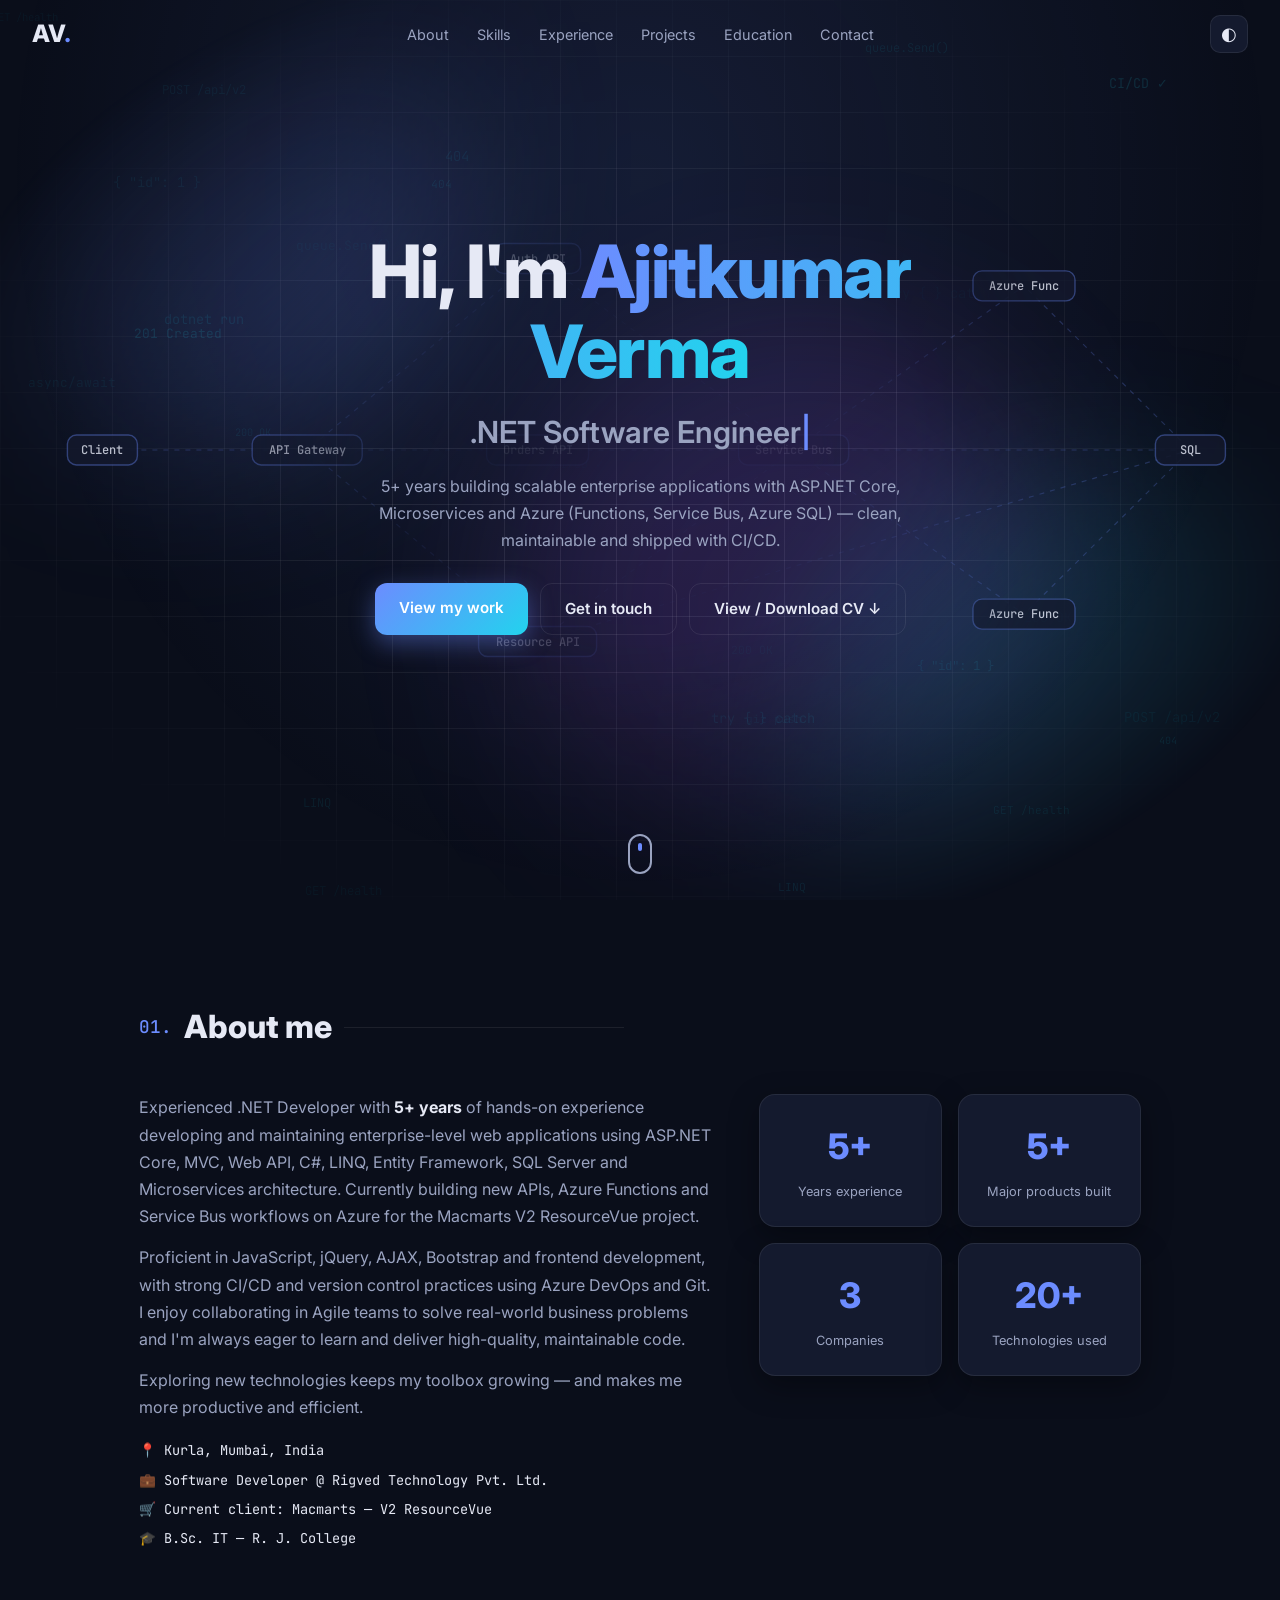
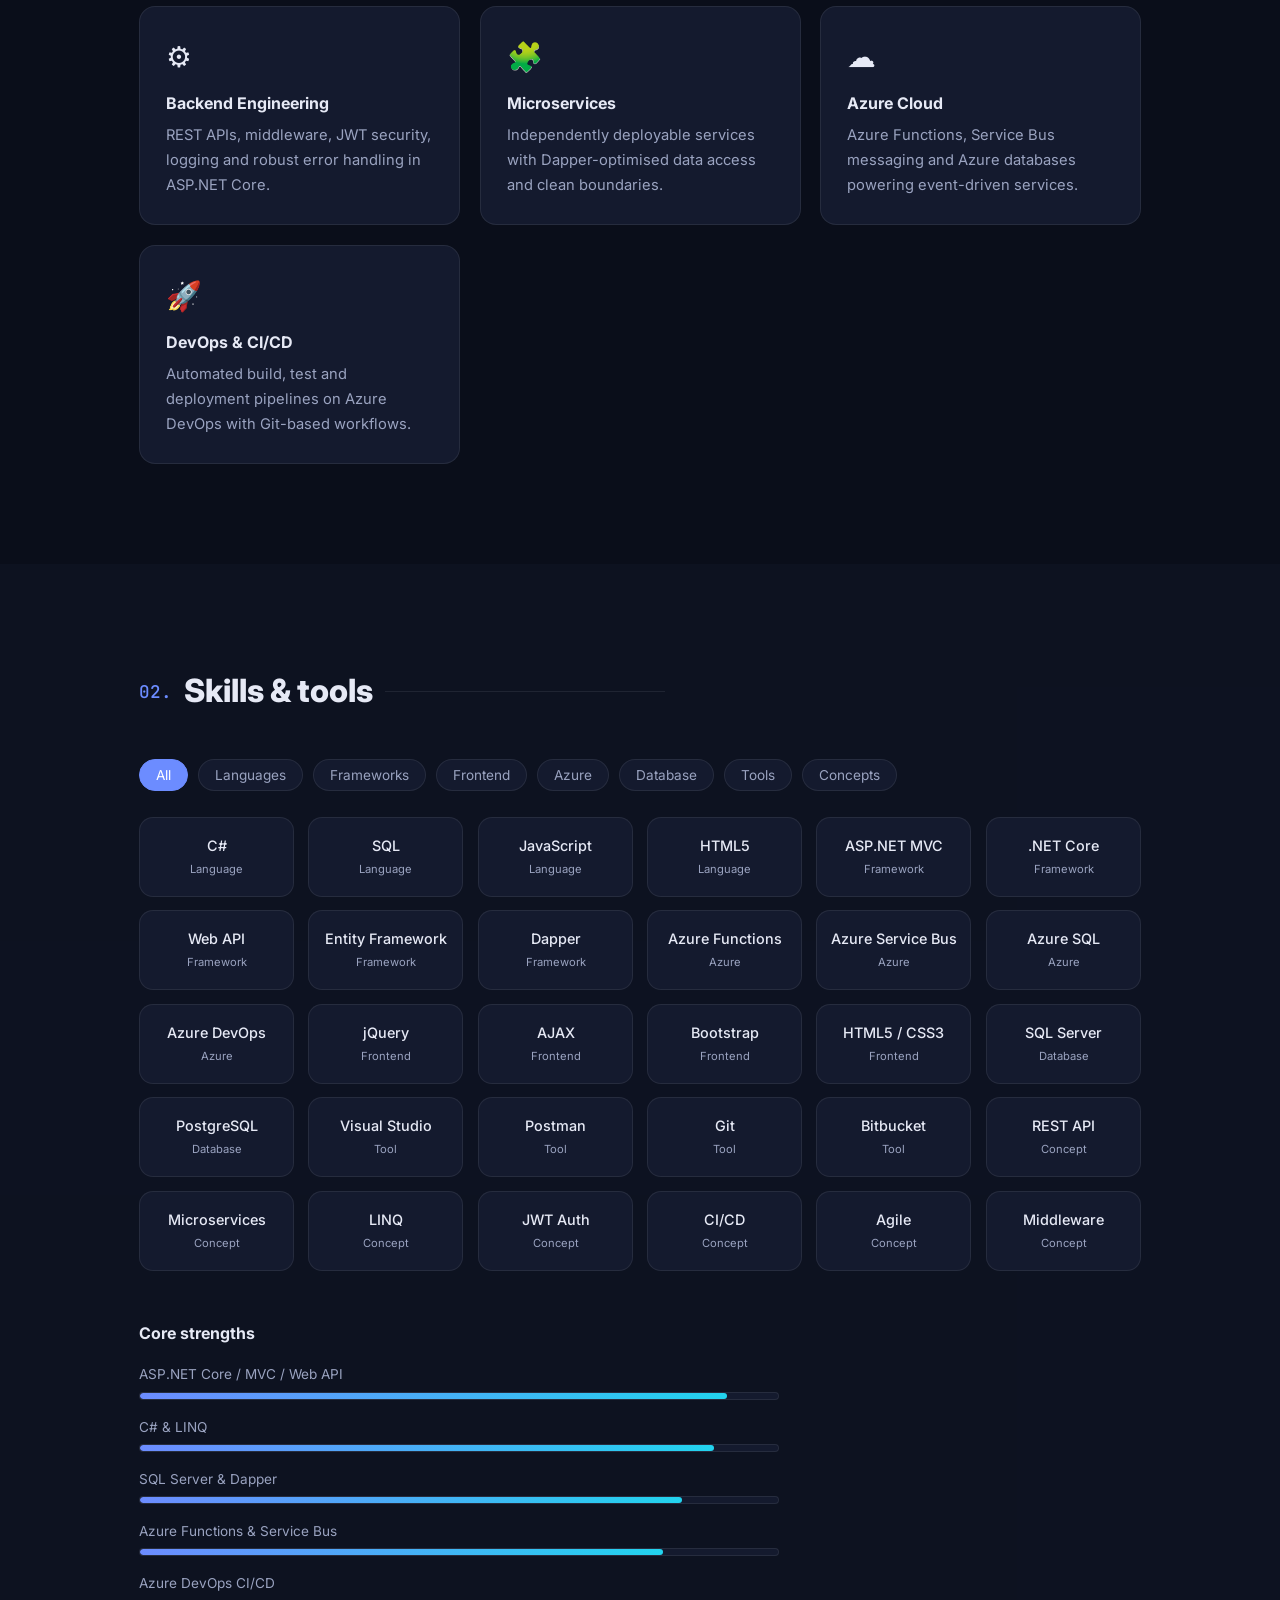
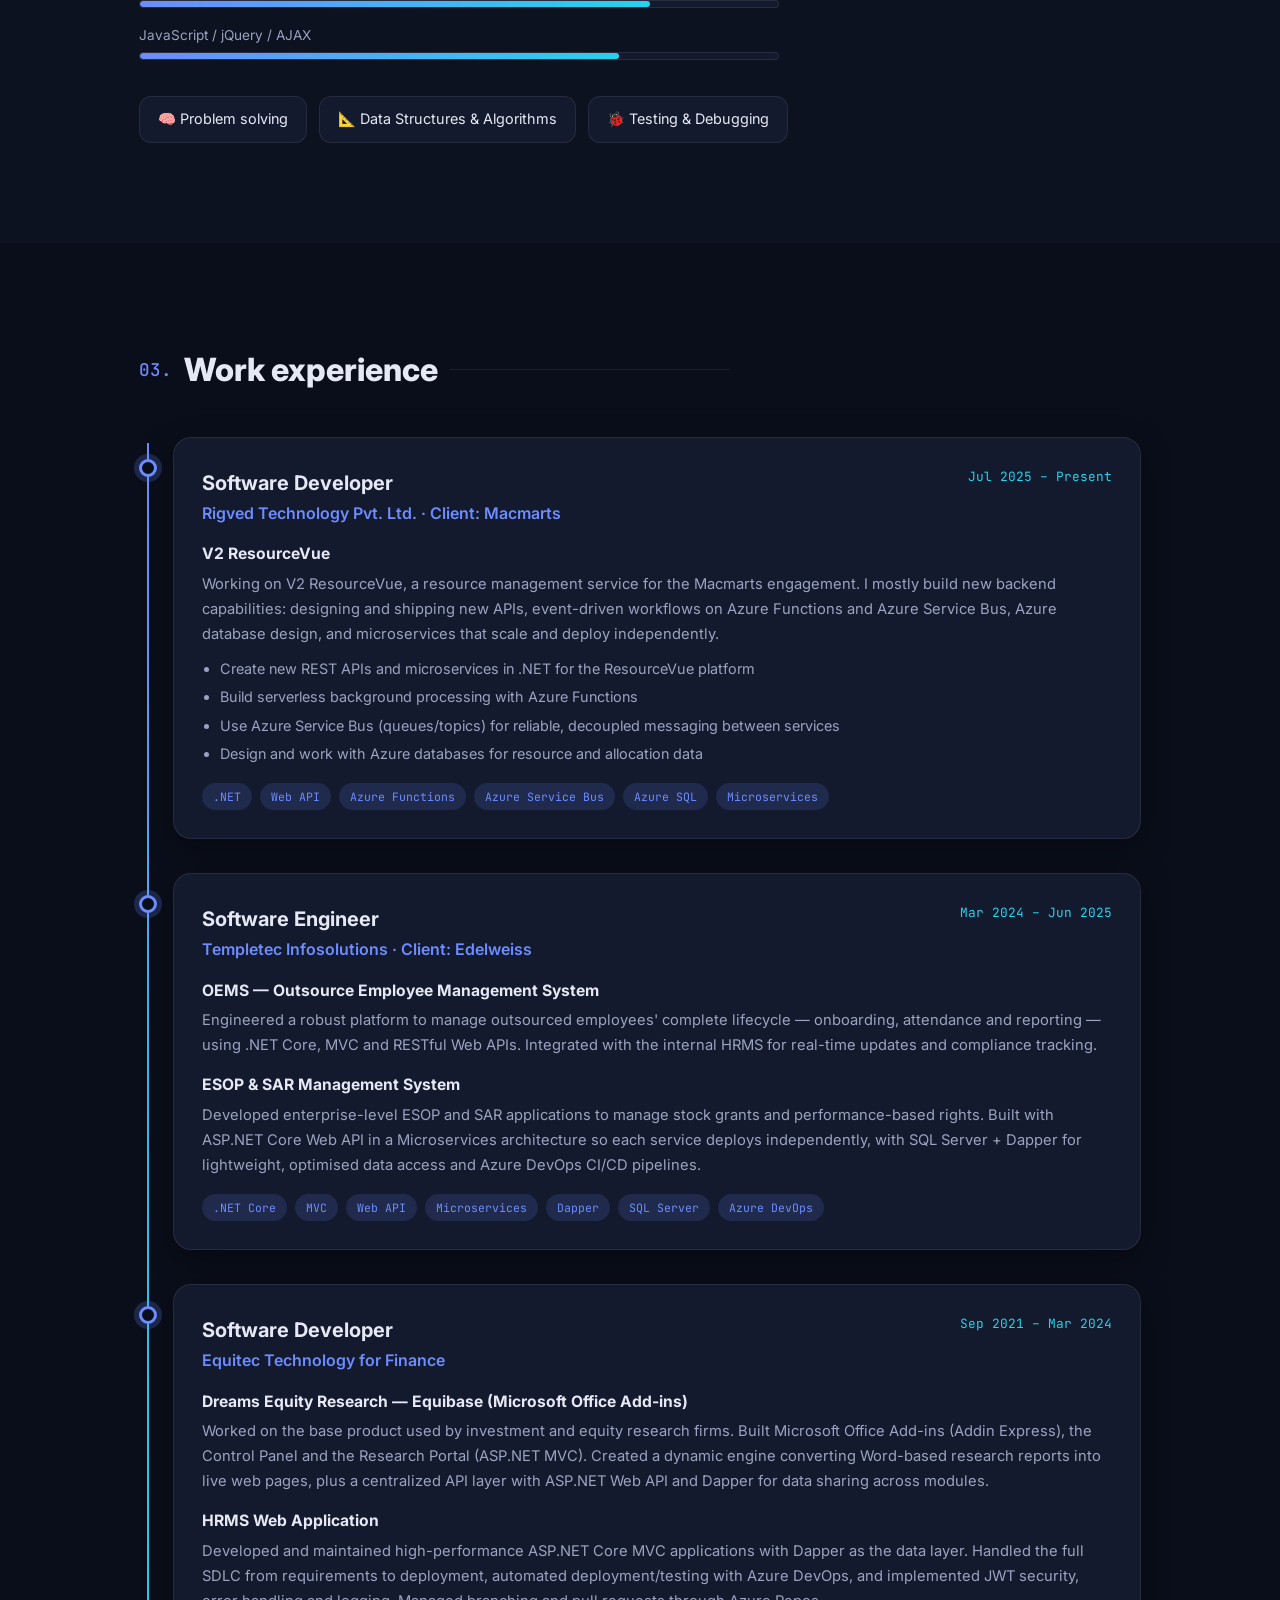
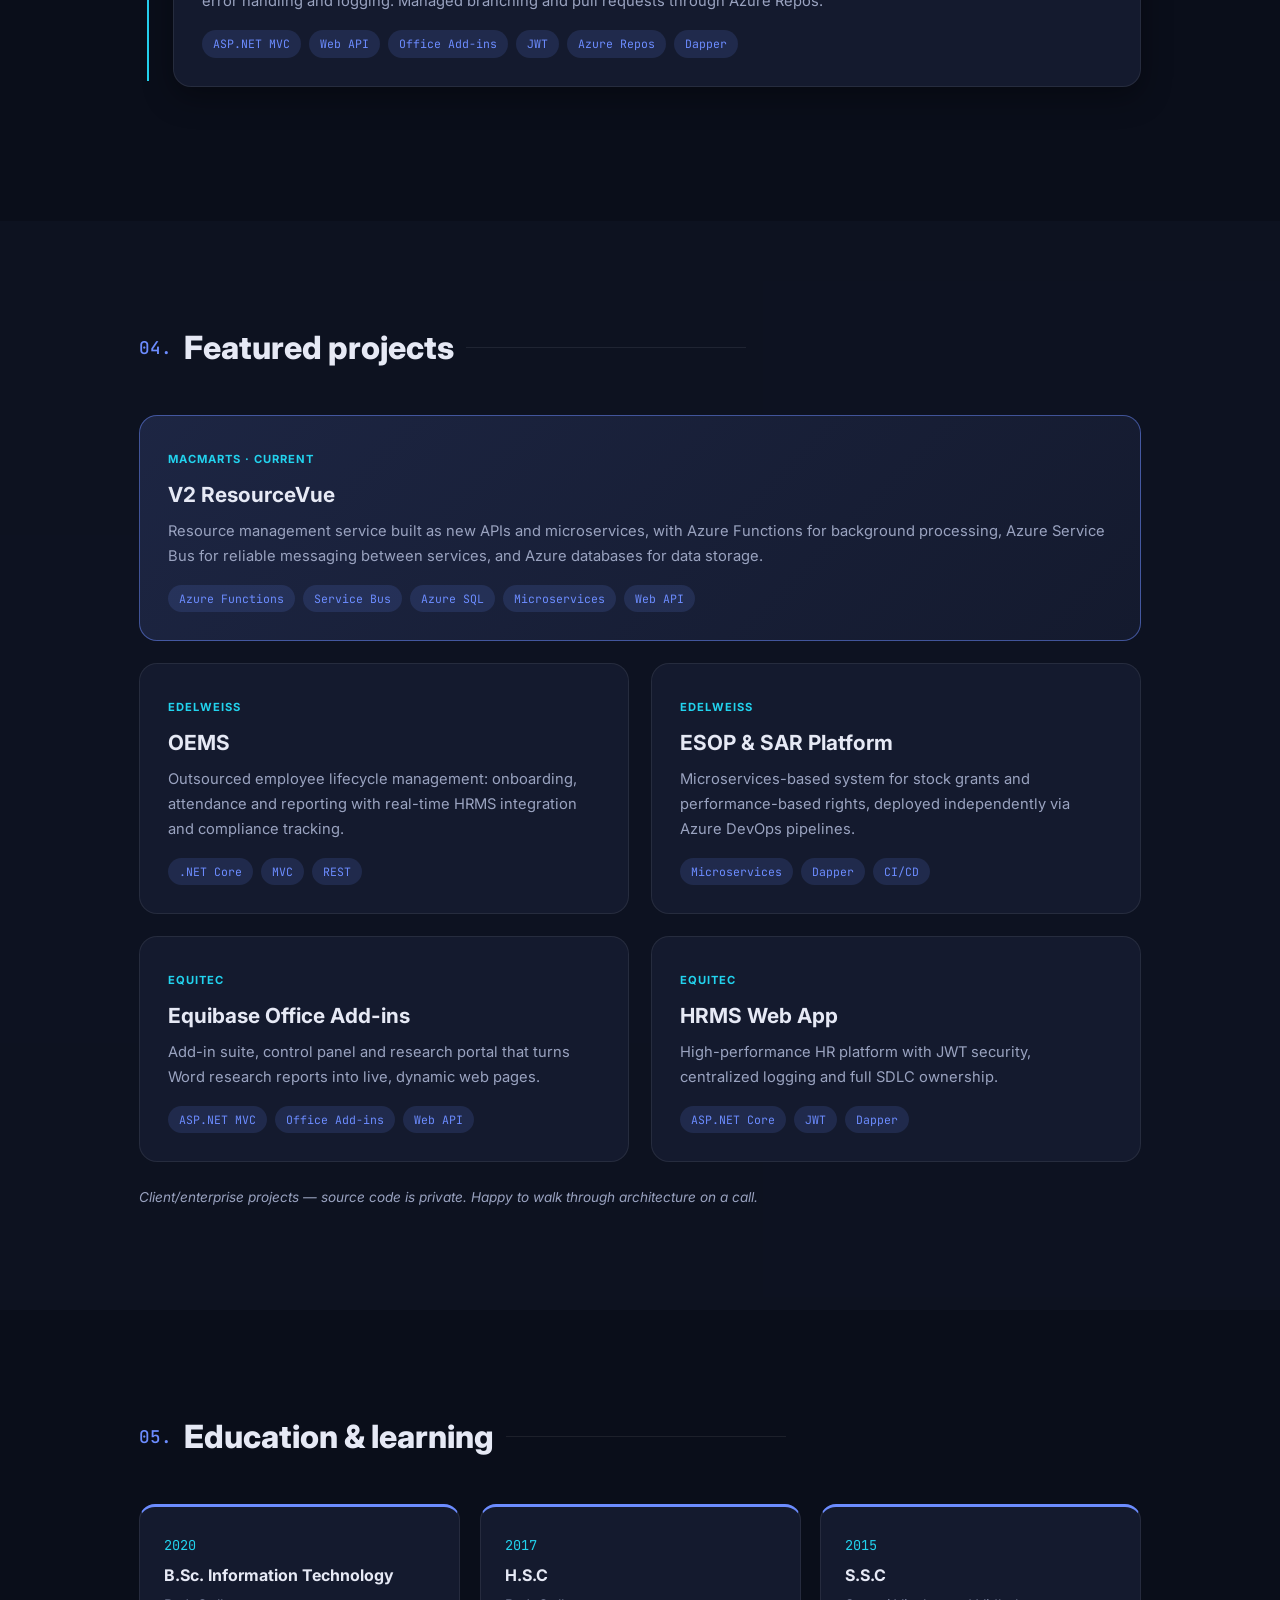
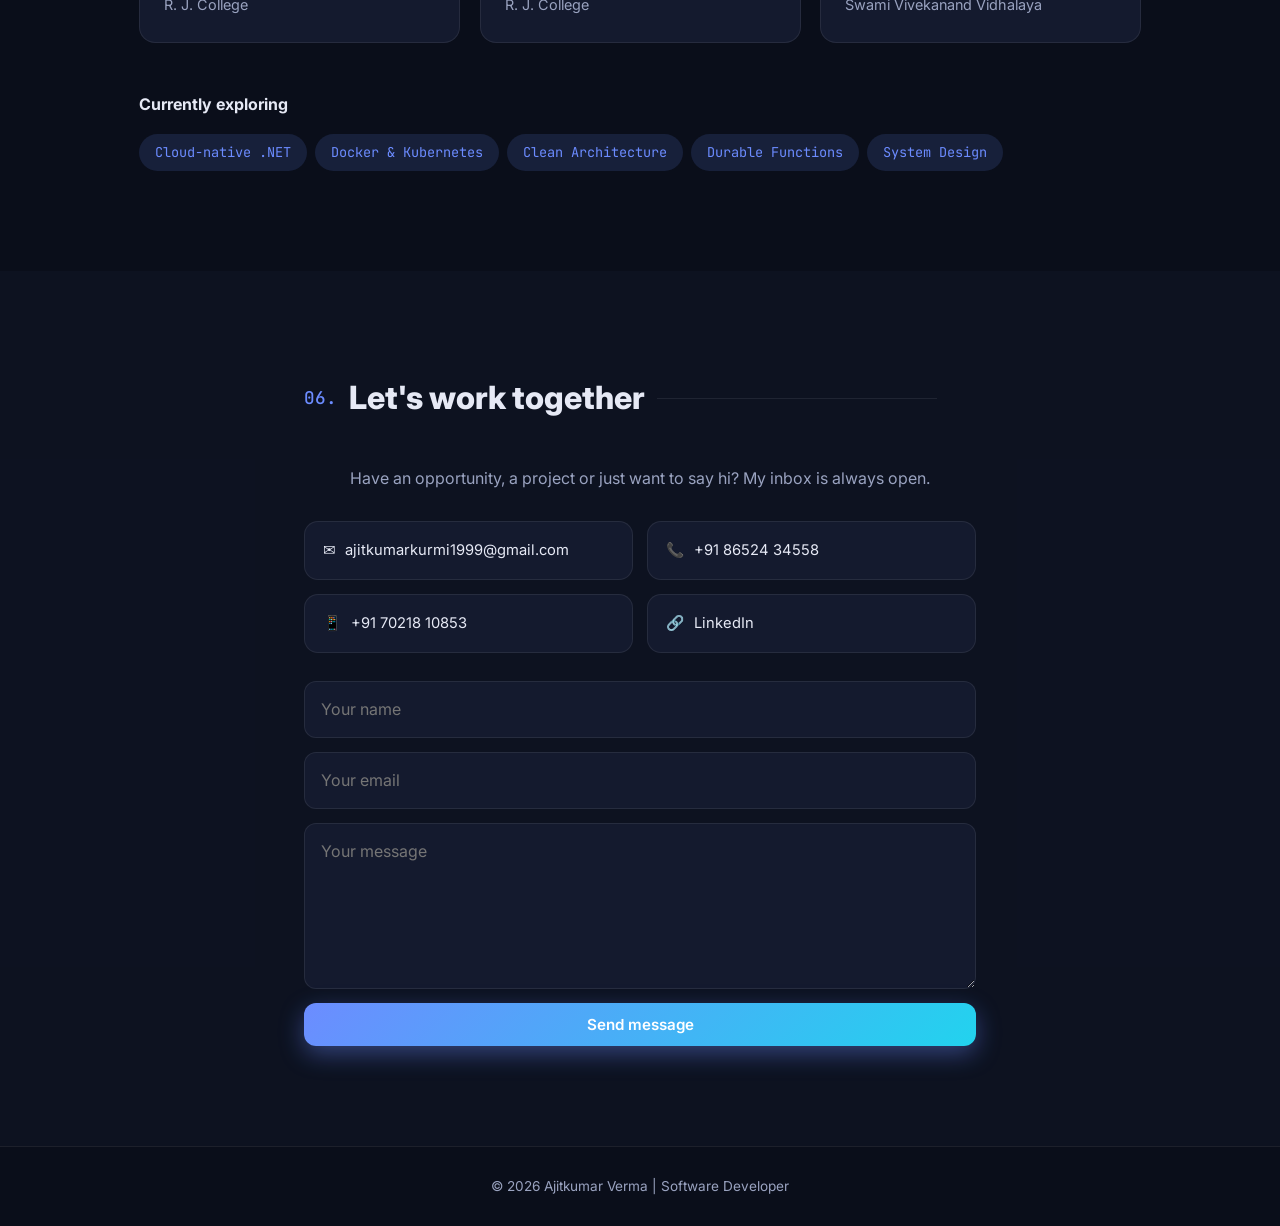
<file: index.html>
<!DOCTYPE html>
<html lang="en" data-theme="dark">
<head>
  <meta charset="UTF-8">
  <meta name="viewport" content="width=device-width, initial-scale=1">
  <title>Ajitkumar Verma | .NET Software Engineer</title>
  <meta name="description" content="Portfolio of Ajitkumar Verma, a .NET Software Engineer with 5+ years building enterprise web apps with ASP.NET Core, Web API, Microservices and SQL Server.">
  <link rel="preconnect" href="https://fonts.googleapis.com">
  <link rel="preconnect" href="https://fonts.gstatic.com" crossorigin>
  <link href="https://fonts.googleapis.com/css2?family=Inter:wght@400;500;600;700;800&family=JetBrains+Mono:wght@400;500&display=swap" rel="stylesheet">
  <link rel="stylesheet" href="css/style.css">
</head>
<body>
  <div class="scroll-progress" id="progress"></div>
  <div class="bg-fx" aria-hidden="true"><i></i><i></i><i></i></div>
  <div class="cursor-glow" id="glow" aria-hidden="true"></div>

  <header class="nav" id="nav">
    <a href="#home" class="logo">AV<span>.</span></a>
    <nav>
      <ul class="nav-links" id="navLinks">
        <li><a href="#about">About</a></li>
        <li><a href="#skills">Skills</a></li>
        <li><a href="#experience">Experience</a></li>
        <li><a href="#projects">Projects</a></li>
        <li><a href="#education">Education</a></li>
        <li><a href="#contact">Contact</a></li>
      </ul>
    </nav>
    <div class="nav-actions">
      <button class="icon-btn" id="themeToggle" aria-label="Toggle theme" title="Toggle theme">◐</button>
      <button class="icon-btn menu-btn" id="menuBtn" aria-label="Menu">☰</button>
    </div>
  </header>

  <!-- HERO -->
  <section class="hero" id="home">
    <canvas id="particles"></canvas>
    <div class="hero-inner">
      <h1>Hi, I'm <span class="grad">Ajitkumar Verma</span></h1>
      <h2 class="typing"><span id="typed"></span><span class="caret">|</span></h2>
      <p class="lead">5+ years building scalable enterprise applications with ASP.NET Core, Microservices and Azure (Functions, Service Bus, Azure SQL) — clean, maintainable and shipped with CI/CD.</p>
      <div class="cta">
        <a href="#projects" class="btn primary">View my work</a>
        <a href="#contact" class="btn ghost">Get in touch</a>
        <a href="resume.html" class="btn ghost" target="_blank">View / Download CV ↓</a>
      </div>
      <p class="hint mono"></p>
    </div>
    <a href="#about" class="scroll-down" aria-label="Scroll down"><span></span></a>
  </section>

  <main>
    <!-- ABOUT -->
    <section id="about" class="section">
      <div class="container">
        <h3 class="title reveal"><span class="mono">01.</span> About me</h3>
        <div class="about-grid">
          <div class="reveal">
            <p>Experienced .NET Developer with <strong>5+ years</strong> of hands-on experience developing and maintaining enterprise-level web applications using ASP.NET Core, MVC, Web API, C#, LINQ, Entity Framework, SQL Server and Microservices architecture. Currently building new APIs, Azure Functions and Service Bus workflows on Azure for the Macmarts V2 ResourceVue project.</p>
            <p>Proficient in JavaScript, jQuery, AJAX, Bootstrap and frontend development, with strong CI/CD and version control practices using Azure DevOps and Git. I enjoy collaborating in Agile teams to solve real-world business problems and I'm always eager to learn and deliver high-quality, maintainable code.</p>
            <p>Exploring new technologies keeps my toolbox growing — and makes me more productive and efficient.</p>
            <ul class="facts mono">
              <li>📍 Kurla, Mumbai, India</li>
              <li>💼 Software Developer @ Rigved Technology Pvt. Ltd.</li>
              <li>🛒 Current client: Macmarts — V2 ResourceVue</li>
              <li>🎓 B.Sc. IT — R. J. College</li>
            </ul>
          </div>
          <div class="stats reveal">
            <div class="stat"><b data-count="5" data-suffix="+">0</b><span>Years experience</span></div>
            <div class="stat"><b data-count="5" data-suffix="+">0</b><span>Major products built</span></div>
            <div class="stat"><b data-count="3">0</b><span>Companies</span></div>
            <div class="stat"><b data-count="20" data-suffix="+">0</b><span>Technologies used</span></div>
          </div>
        </div>

        <div class="cards3">
          <div class="card reveal"><div class="ico">⚙️</div><h4>Backend Engineering</h4><p>REST APIs, middleware, JWT security, logging and robust error handling in ASP.NET Core.</p></div>
          <div class="card reveal"><div class="ico">🧩</div><h4>Microservices</h4><p>Independently deployable services with Dapper-optimised data access and clean boundaries.</p></div>
          <div class="card reveal"><div class="ico">☁️</div><h4>Azure Cloud</h4><p>Azure Functions, Service Bus messaging and Azure databases powering event-driven services.</p></div>
          <div class="card reveal"><div class="ico">🚀</div><h4>DevOps &amp; CI/CD</h4><p>Automated build, test and deployment pipelines on Azure DevOps with Git-based workflows.</p></div>
        </div>
      </div>
    </section>

    <!-- SKILLS -->
    <section id="skills" class="section alt">
      <div class="container">
        <h3 class="title reveal"><span class="mono">02.</span> Skills &amp; tools</h3>
        <div class="filters reveal" id="filters">
          <button class="chip active" data-f="all">All</button>
          <button class="chip" data-f="lang">Languages</button>
          <button class="chip" data-f="fw">Frameworks</button>
          <button class="chip" data-f="fe">Frontend</button>
          <button class="chip" data-f="cloud">Azure</button>
          <button class="chip" data-f="db">Database</button>
          <button class="chip" data-f="tool">Tools</button>
          <button class="chip" data-f="concept">Concepts</button>
        </div>
        <div class="skill-grid" id="skillGrid"></div>

        <div class="bars reveal">
          <h4>Core strengths</h4>
          <div class="bar" data-v="92"><label>ASP.NET Core / MVC / Web API</label><i><u></u></i></div>
          <div class="bar" data-v="90"><label>C# &amp; LINQ</label><i><u></u></i></div>
          <div class="bar" data-v="85"><label>SQL Server &amp; Dapper</label><i><u></u></i></div>
          <div class="bar" data-v="82"><label>Azure Functions &amp; Service Bus</label><i><u></u></i></div>
          <div class="bar" data-v="80"><label>Azure DevOps CI/CD</label><i><u></u></i></div>
          <div class="bar" data-v="75"><label>JavaScript / jQuery / AJAX</label><i><u></u></i></div>
        </div>

        <div class="primary-skills reveal">
          <span>🧠 Problem solving</span><span>📐 Data Structures &amp; Algorithms</span><span>🐞 Testing &amp; Debugging</span>
        </div>
      </div>
    </section>

    <!-- EXPERIENCE -->
    <section id="experience" class="section">
      <div class="container">
        <h3 class="title reveal"><span class="mono">03.</span> Work experience</h3>
        <div class="timeline">
          <div class="t-item reveal">
            <div class="t-dot"></div>
            <div class="t-card">
              <div class="t-head"><h4>Software Developer</h4><span class="date mono">Jul 2025 – Present</span></div>
              <p class="company">Rigved Technology Pvt. Ltd. · Client: Macmarts</p>
              <h5>V2 ResourceVue</h5>
              <p>Working on V2 ResourceVue, a resource management service for the Macmarts engagement. I mostly build new backend capabilities: designing and shipping new APIs, event-driven workflows on Azure Functions and Azure Service Bus, Azure database design, and microservices that scale and deploy independently.</p>
              <ul class="bullets">
                <li>Create new REST APIs and microservices in .NET for the ResourceVue platform</li>
                <li>Build serverless background processing with Azure Functions</li>
                <li>Use Azure Service Bus (queues/topics) for reliable, decoupled messaging between services</li>
                <li>Design and work with Azure databases for resource and allocation data</li>
              </ul>
              <div class="tags"><span>.NET</span><span>Web API</span><span>Azure Functions</span><span>Azure Service Bus</span><span>Azure SQL</span><span>Microservices</span></div>
            </div>
          </div>
          <div class="t-item reveal">
            <div class="t-dot"></div>
            <div class="t-card">
              <div class="t-head"><h4>Software Engineer</h4><span class="date mono">Mar 2024 – Jun 2025</span></div>
              <p class="company">Templetec Infosolutions · Client: Edelweiss</p>
              <h5>OEMS — Outsource Employee Management System</h5>
              <p>Engineered a robust platform to manage outsourced employees' complete lifecycle — onboarding, attendance and reporting — using .NET Core, MVC and RESTful Web APIs. Integrated with the internal HRMS for real-time updates and compliance tracking.</p>
              <h5>ESOP &amp; SAR Management System</h5>
              <p>Developed enterprise-level ESOP and SAR applications to manage stock grants and performance-based rights. Built with ASP.NET Core Web API in a Microservices architecture so each service deploys independently, with SQL Server + Dapper for lightweight, optimised data access and Azure DevOps CI/CD pipelines.</p>
              <div class="tags"><span>.NET Core</span><span>MVC</span><span>Web API</span><span>Microservices</span><span>Dapper</span><span>SQL Server</span><span>Azure DevOps</span></div>
            </div>
          </div>
          <div class="t-item reveal">
            <div class="t-dot"></div>
            <div class="t-card">
              <div class="t-head"><h4>Software Developer</h4><span class="date mono">Sep 2021 – Mar 2024</span></div>
              <p class="company">Equitec Technology for Finance</p>
              <h5>Dreams Equity Research — Equibase (Microsoft Office Add-ins)</h5>
              <p>Worked on the base product used by investment and equity research firms. Built Microsoft Office Add-ins (Addin Express), the Control Panel and the Research Portal (ASP.NET MVC). Created a dynamic engine converting Word-based research reports into live web pages, plus a centralized API layer with ASP.NET Web API and Dapper for data sharing across modules.</p>
              <h5>HRMS Web Application</h5>
              <p>Developed and maintained high-performance ASP.NET Core MVC applications with Dapper as the data layer. Handled the full SDLC from requirements to deployment, automated deployment/testing with Azure DevOps, and implemented JWT security, error handling and logging. Managed branching and pull requests through Azure Repos.</p>
              <div class="tags"><span>ASP.NET MVC</span><span>Web API</span><span>Office Add-ins</span><span>JWT</span><span>Azure Repos</span><span>Dapper</span></div>
            </div>
          </div>
        </div>
      </div>
    </section>

    <!-- PROJECTS -->
    <section id="projects" class="section alt">
      <div class="container">
        <h3 class="title reveal"><span class="mono">04.</span> Featured projects</h3>
        <div class="proj-grid">
          <article class="project reveal featured">
            <span class="badge">Macmarts · Current</span>
            <h4>V2 ResourceVue</h4>
            <p>Resource management service built as new APIs and microservices, with Azure Functions for background processing, Azure Service Bus for reliable messaging between services, and Azure databases for data storage.</p>
            <div class="tags"><span>Azure Functions</span><span>Service Bus</span><span>Azure SQL</span><span>Microservices</span><span>Web API</span></div>
          </article>
          <article class="project reveal">
            <span class="badge">Edelweiss</span>
            <h4>OEMS</h4>
            <p>Outsourced employee lifecycle management: onboarding, attendance and reporting with real-time HRMS integration and compliance tracking.</p>
            <div class="tags"><span>.NET Core</span><span>MVC</span><span>REST</span></div>
          </article>
          <article class="project reveal">
            <span class="badge">Edelweiss</span>
            <h4>ESOP &amp; SAR Platform</h4>
            <p>Microservices-based system for stock grants and performance-based rights, deployed independently via Azure DevOps pipelines.</p>
            <div class="tags"><span>Microservices</span><span>Dapper</span><span>CI/CD</span></div>
          </article>
          <article class="project reveal">
            <span class="badge">Equitec</span>
            <h4>Equibase Office Add-ins</h4>
            <p>Add-in suite, control panel and research portal that turns Word research reports into live, dynamic web pages.</p>
            <div class="tags"><span>ASP.NET MVC</span><span>Office Add-ins</span><span>Web API</span></div>
          </article>
          <article class="project reveal">
            <span class="badge">Equitec</span>
            <h4>HRMS Web App</h4>
            <p>High-performance HR platform with JWT security, centralized logging and full SDLC ownership.</p>
            <div class="tags"><span>ASP.NET Core</span><span>JWT</span><span>Dapper</span></div>
          </article>
        </div>
        <p class="note reveal">Client/enterprise projects — source code is private. Happy to walk through architecture on a call.</p>
      </div>
    </section>

    <!-- EDUCATION + LEARNING -->
    <section id="education" class="section">
      <div class="container">
        <h3 class="title reveal"><span class="mono">05.</span> Education &amp; learning</h3>
        <div class="edu-grid">
          <div class="edu reveal"><span class="year mono">2020</span><h4>B.Sc. Information Technology</h4><p>R. J. College</p></div>
          <div class="edu reveal"><span class="year mono">2017</span><h4>H.S.C</h4><p>R. J. College</p></div>
          <div class="edu reveal"><span class="year mono">2015</span><h4>S.S.C</h4><p>Swami Vivekanand Vidhalaya</p></div>
        </div>
        <div class="learning reveal">
          <h4>Currently exploring</h4>
          <div class="tags big"><span>Cloud-native .NET</span><span>Docker &amp; Kubernetes</span><span>Clean Architecture</span><span>Durable Functions</span><span>System Design</span></div>
        </div>
      </div>
    </section>

    <!-- CONTACT -->
    <section id="contact" class="section alt">
      <div class="container narrow">
        <h3 class="title reveal"><span class="mono">06.</span> Let's work together</h3>
        <p class="reveal center">Have an opportunity, a project or just want to say hi? My inbox is always open.</p>
        <div class="contact-cards reveal">
          <a href="mailto:ajitkumarkurmi1999@gmail.com">✉️ <span>ajitkumarkurmi1999@gmail.com</span></a>
          <a href="tel:+918652434558">📞 <span>+91 86524 34558</span></a>
          <a href="tel:+917021810853">📱 <span>+91 70218 10853</span></a>
          <a href="https://www.linkedin.com/in/ajitkumar-verma-476310240/" target="_blank" rel="noopener">🔗 <span>LinkedIn</span></a>
        </div>
        <form class="form reveal" id="contactForm">
          <input type="text" id="cName" placeholder="Your name" required>
          <input type="email" id="cEmail" placeholder="Your email" required>
          <textarea id="cMsg" rows="5" placeholder="Your message" required></textarea>
          <button class="btn primary" type="submit">Send message</button>
        </form>
      </div>
    </section>
  </main>

  <footer class="footer">
    <p>© <span id="year"></span> Ajitkumar Verma | Software Developer</p>
  </footer>
  <button class="to-top" id="toTop" aria-label="Back to top">↑</button>

  <script src="js/particles.js"></script>
  <script src="js/main.js"></script>
</body>
</html>
</file>
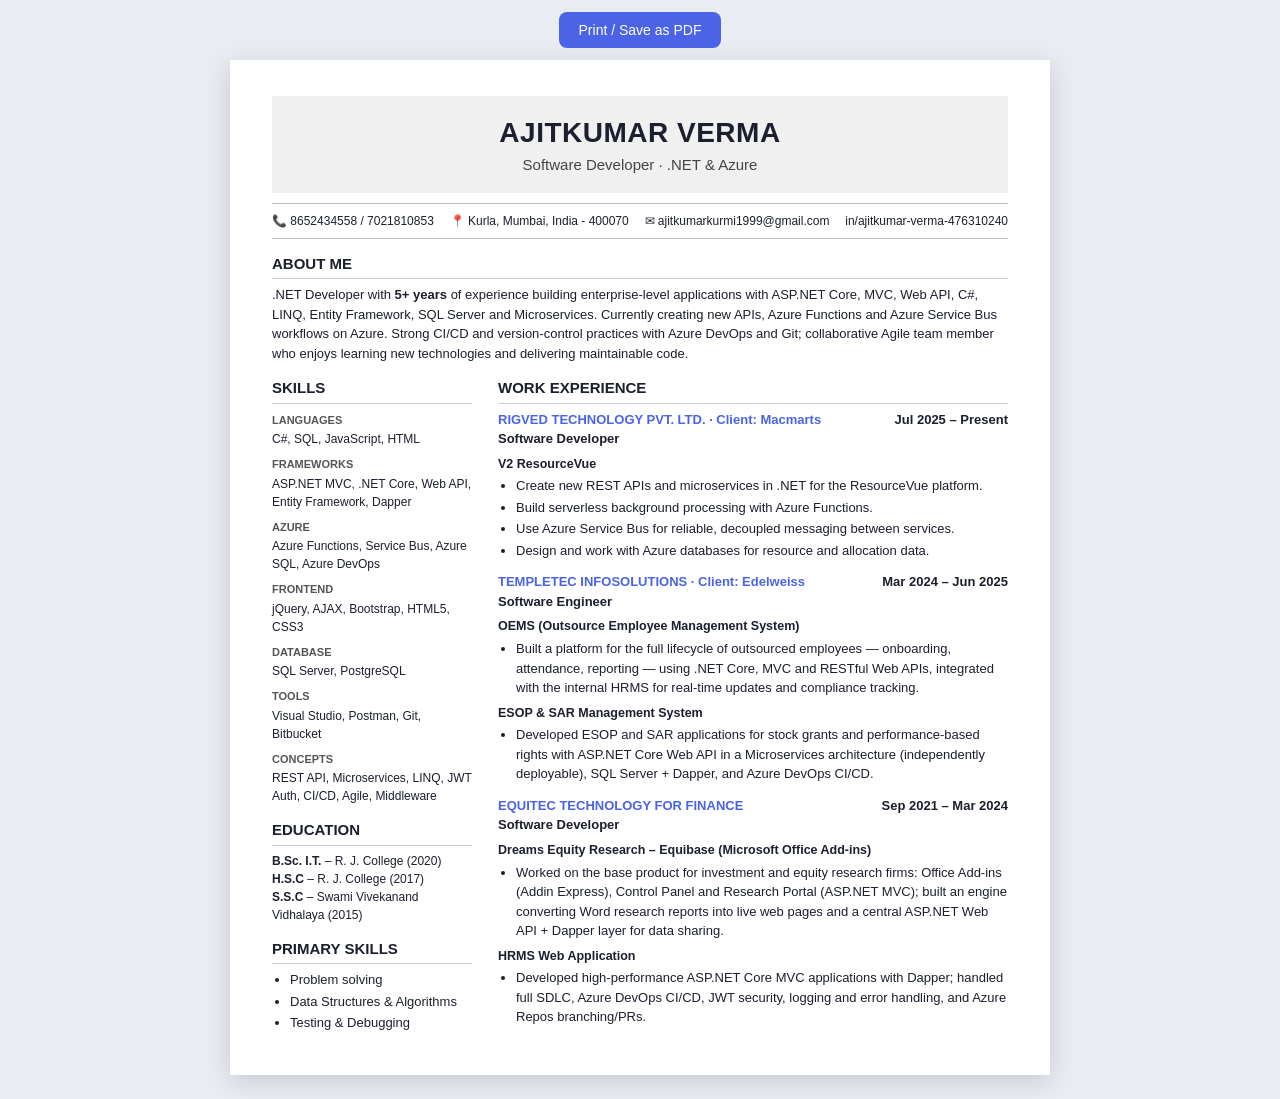
<file: resume.html>
<!DOCTYPE html>
<html lang="en">
<head>
<meta charset="UTF-8">
<meta name="viewport" content="width=device-width, initial-scale=1">
<title>Ajitkumar Verma - Resume</title>
<style>
  *{box-sizing:border-box;margin:0;padding:0}
  body{font-family:Inter,"Segoe UI",Arial,sans-serif;color:#1b1f2e;background:#e9ecf3;line-height:1.5;font-size:13px}
  .bar{text-align:center;padding:12px}
  .bar button{background:#4a63e7;color:#fff;border:0;border-radius:8px;padding:10px 20px;font-size:14px;cursor:pointer}
  .page{max-width:820px;margin:0 auto 24px;background:#fff;padding:36px 42px;box-shadow:0 6px 24px rgba(0,0,0,.15)}
  header{background:#f0f0f0;text-align:center;padding:16px;margin-bottom:10px}
  h1{font-size:28px;letter-spacing:.5px}header p{font-size:15px;color:#444}
  .contact{display:flex;flex-wrap:wrap;justify-content:space-between;gap:6px;font-size:12px;border-top:1px solid #bbb;border-bottom:1px solid #bbb;padding:8px 0;margin-bottom:14px}
  h2{font-size:15px;text-transform:uppercase;margin:14px 0 6px;border-bottom:1px solid #ccc;padding-bottom:3px}
  .cols{display:grid;grid-template-columns:200px 1fr;gap:26px}
  .skills h3{font-size:11px;text-transform:uppercase;color:#555;margin:8px 0 2px}
  .skills p{font-size:12px}
  .job{margin-bottom:12px;break-inside:avoid}
  .job .row{display:flex;justify-content:space-between;font-weight:700}
  .job .co{font-weight:700;color:#4a63e7}
  .job h4{font-size:12.5px;margin:6px 0 2px}
  ul{margin:3px 0 0 18px}li{margin-bottom:2px}
  .edu div{display:flex;justify-content:space-between;margin-bottom:3px}
  @media print{body{background:#fff}.bar{display:none}.page{box-shadow:none;margin:0;padding:12mm}@page{margin:0}}
</style>
</head>
<body>
<div class="bar"><button onclick="print()">Print / Save as PDF</button></div>
<div class="page">
  <header><h1>AJITKUMAR VERMA</h1><p>Software Developer · .NET &amp; Azure</p></header>
  <div class="contact">
    <span>📞 8652434558 / 7021810853</span><span>📍 Kurla, Mumbai, India - 400070</span>
    <span>✉ ajitkumarkurmi1999@gmail.com</span><span>in/ajitkumar-verma-476310240</span>
  </div>

  <h2>About me</h2>
  <p>.NET Developer with <b>5+ years</b> of experience building enterprise-level applications with ASP.NET Core, MVC, Web API, C#, LINQ, Entity Framework, SQL Server and Microservices. Currently creating new APIs, Azure Functions and Azure Service Bus workflows on Azure. Strong CI/CD and version-control practices with Azure DevOps and Git; collaborative Agile team member who enjoys learning new technologies and delivering maintainable code.</p>

  <div class="cols">
    <div class="skills">
      <h2>Skills</h2>
      <h3>Languages</h3><p>C#, SQL, JavaScript, HTML</p>
      <h3>Frameworks</h3><p>ASP.NET MVC, .NET Core, Web API, Entity Framework, Dapper</p>
      <h3>Azure</h3><p>Azure Functions, Service Bus, Azure SQL, Azure DevOps</p>
      <h3>Frontend</h3><p>jQuery, AJAX, Bootstrap, HTML5, CSS3</p>
      <h3>Database</h3><p>SQL Server, PostgreSQL</p>
      <h3>Tools</h3><p>Visual Studio, Postman, Git, Bitbucket</p>
      <h3>Concepts</h3><p>REST API, Microservices, LINQ, JWT Auth, CI/CD, Agile, Middleware</p>
      <h2>Education</h2>
      <div class="edu"><p><b>B.Sc. I.T.</b> – R. J. College (2020)</p></div>
      <p><b>H.S.C</b> – R. J. College (2017)</p>
      <p><b>S.S.C</b> – Swami Vivekanand Vidhalaya (2015)</p>
      <h2>Primary skills</h2>
      <ul><li>Problem solving</li><li>Data Structures &amp; Algorithms</li><li>Testing &amp; Debugging</li></ul>
    </div>

    <div>
      <h2>Work experience</h2>
      <div class="job">
        <div class="row"><span class="co">RIGVED TECHNOLOGY PVT. LTD. · Client: Macmarts</span><span>Jul 2025 – Present</span></div>
        <div class="row"><span>Software Developer</span></div>
        <h4>V2 ResourceVue</h4>
        <ul>
          <li>Create new REST APIs and microservices in .NET for the ResourceVue platform.</li>
          <li>Build serverless background processing with Azure Functions.</li>
          <li>Use Azure Service Bus for reliable, decoupled messaging between services.</li>
          <li>Design and work with Azure databases for resource and allocation data.</li>
        </ul>
      </div>
      <div class="job">
        <div class="row"><span class="co">TEMPLETEC INFOSOLUTIONS · Client: Edelweiss</span><span>Mar 2024 – Jun 2025</span></div>
        <div class="row"><span>Software Engineer</span></div>
        <h4>OEMS (Outsource Employee Management System)</h4>
        <ul><li>Built a platform for the full lifecycle of outsourced employees — onboarding, attendance, reporting — using .NET Core, MVC and RESTful Web APIs, integrated with the internal HRMS for real-time updates and compliance tracking.</li></ul>
        <h4>ESOP &amp; SAR Management System</h4>
        <ul><li>Developed ESOP and SAR applications for stock grants and performance-based rights with ASP.NET Core Web API in a Microservices architecture (independently deployable), SQL Server + Dapper, and Azure DevOps CI/CD.</li></ul>
      </div>
      <div class="job">
        <div class="row"><span class="co">EQUITEC TECHNOLOGY FOR FINANCE</span><span>Sep 2021 – Mar 2024</span></div>
        <div class="row"><span>Software Developer</span></div>
        <h4>Dreams Equity Research – Equibase (Microsoft Office Add-ins)</h4>
        <ul><li>Worked on the base product for investment and equity research firms: Office Add-ins (Addin Express), Control Panel and Research Portal (ASP.NET MVC); built an engine converting Word research reports into live web pages and a central ASP.NET Web API + Dapper layer for data sharing.</li></ul>
        <h4>HRMS Web Application</h4>
        <ul><li>Developed high-performance ASP.NET Core MVC applications with Dapper; handled full SDLC, Azure DevOps CI/CD, JWT security, logging and error handling, and Azure Repos branching/PRs.</li></ul>
      </div>
    </div>
  </div>
</div>
</body>
</html>
</file>
<file: css/style.css>
:root{
  --bg:#0a0e1a;--bg2:#0f1424;--card:#141a2e;--text:#e6e9f5;--muted:#9aa3c0;
  --accent:#6c8cff;--accent2:#22d3ee;--border:rgba(255,255,255,.08);--shadow:0 10px 30px rgba(0,0,0,.35);
}
[data-theme="light"]{
  --bg:#f6f8ff;--bg2:#ecf0fb;--card:#fff;--text:#161b33;--muted:#58607f;
  --accent:#4a63e7;--accent2:#0891b2;--border:rgba(0,0,0,.08);--shadow:0 10px 30px rgba(30,40,90,.12);
}
*{box-sizing:border-box;margin:0;padding:0}
html{scroll-behavior:smooth;scroll-padding-top:70px}
body{font-family:Inter,system-ui,sans-serif;background:var(--bg);color:var(--text);line-height:1.7;transition:background .3s,color .3s}
.mono{font-family:"JetBrains Mono",monospace}
a{color:inherit;text-decoration:none}
ul{list-style:none}
.container{max-width:1050px;margin:0 auto;padding:0 24px}
.container.narrow{max-width:720px}
.section{padding:100px 0}
.section.alt{background:var(--bg2)}
.center{text-align:center;color:var(--muted)}

.scroll-progress{position:fixed;top:0;left:0;height:3px;width:0;background:linear-gradient(90deg,var(--accent),var(--accent2));z-index:200}

/* nav */
.nav{position:fixed;top:0;left:0;right:0;z-index:100;display:flex;align-items:center;justify-content:space-between;padding:14px 32px;transition:.3s}
.nav.scrolled{background:color-mix(in srgb,var(--bg) 85%,transparent);backdrop-filter:blur(12px);border-bottom:1px solid var(--border)}
.logo{font-weight:800;font-size:1.5rem}.logo span{color:var(--accent)}
.nav-links{display:flex;gap:28px}
.nav-links a{font-size:.9rem;color:var(--muted);transition:.2s;position:relative}
.nav-links a:hover,.nav-links a.active{color:var(--text)}
.nav-links a.active::after{content:"";position:absolute;left:0;right:0;bottom:-6px;height:2px;background:var(--accent)}
.nav-actions{display:flex;gap:8px}
.icon-btn{background:var(--card);color:var(--text);border:1px solid var(--border);width:38px;height:38px;border-radius:10px;cursor:pointer;font-size:1.1rem}
.menu-btn{display:none}

/* hero */
.hero{position:relative;min-height:100vh;display:flex;align-items:center;justify-content:center;text-align:center;overflow:hidden;
  background:radial-gradient(ellipse at 50% 20%,color-mix(in srgb,var(--accent) 18%,var(--bg)),var(--bg) 70%)}
#particles{position:absolute;inset:0;width:100%;height:100%;opacity:.85;
  -webkit-mask-image:radial-gradient(ellipse 34% 46% at 50% 50%,rgba(0,0,0,.1) 40%,#000 100%);
  mask-image:radial-gradient(ellipse 34% 46% at 50% 50%,rgba(0,0,0,.1) 40%,#000 100%)}
@media(max-width:820px){#particles{opacity:.45}}
.hero-inner{position:relative;z-index:2;max-width:760px;padding:0 24px;pointer-events:none}
.hero-inner a,.hero-inner button{pointer-events:auto}
.eyebrow{color:var(--accent2);margin-bottom:10px}
h1{font-size:clamp(2.4rem,7vw,4.6rem);line-height:1.1;font-weight:800;letter-spacing:-1.5px}
.grad{background:linear-gradient(90deg,var(--accent),var(--accent2));-webkit-background-clip:text;background-clip:text;color:transparent}
.typing{font-size:clamp(1.2rem,3vw,1.9rem);font-weight:600;color:var(--muted);margin:14px 0;min-height:2.4rem}
.caret{color:var(--accent);animation:blink 1s infinite}
@keyframes blink{50%{opacity:0}}
.lead{color:var(--muted);max-width:600px;margin:0 auto 28px}
.cta{display:flex;gap:12px;justify-content:center;flex-wrap:wrap}
.btn{display:inline-block;padding:12px 24px;border-radius:12px;font-weight:600;font-size:.95rem;border:1px solid var(--border);cursor:pointer;transition:.25s;font-family:inherit;color:var(--text);background:transparent}
.btn.primary{background:linear-gradient(135deg,var(--accent),var(--accent2));color:#fff;border:0;box-shadow:0 8px 24px color-mix(in srgb,var(--accent) 40%,transparent)}
.btn:hover{transform:translateY(-3px)}
.btn.ghost:hover{border-color:var(--accent);color:var(--accent)}
.hint{margin-top:34px;font-size:.78rem;color:var(--muted);opacity:.8}
.scroll-down{position:absolute;bottom:26px;left:50%;transform:translateX(-50%);width:24px;height:40px;border:2px solid var(--muted);border-radius:14px;z-index:2}
.scroll-down span{position:absolute;top:7px;left:50%;width:4px;height:8px;margin-left:-2px;background:var(--accent);border-radius:2px;animation:wheel 1.6s infinite}
@keyframes wheel{0%{opacity:1;transform:translateY(0)}100%{opacity:0;transform:translateY(14px)}}

/* titles */
.title{font-size:2rem;font-weight:800;margin-bottom:40px;display:flex;align-items:center;gap:12px}
.title .mono{color:var(--accent);font-size:1.1rem;font-weight:500}
.title::after{content:"";flex:1;height:1px;background:var(--border);max-width:280px}

/* about */
.about-grid{display:grid;grid-template-columns:1.5fr 1fr;gap:48px;align-items:start}
.about-grid p{margin-bottom:14px;color:var(--muted)}.about-grid strong{color:var(--text)}
.facts{margin-top:18px;display:grid;gap:6px;font-size:.85rem}
.stats{display:grid;grid-template-columns:1fr 1fr;gap:16px}
.stat{background:var(--card);border:1px solid var(--border);border-radius:16px;padding:22px 16px;text-align:center;box-shadow:var(--shadow)}
.stat b{display:block;font-size:2.2rem;font-weight:800;color:var(--accent)}
.stat span{font-size:.8rem;color:var(--muted)}
.cards3{display:grid;grid-template-columns:repeat(3,1fr);gap:20px;margin-top:56px}
.card{background:var(--card);border:1px solid var(--border);border-radius:16px;padding:26px;transition:.3s}
.card:hover,.project:hover{transform:translateY(-6px);border-color:var(--accent);box-shadow:var(--shadow)}
.card .ico{font-size:1.8rem;margin-bottom:8px}
.card h4{margin-bottom:6px}.card p{color:var(--muted);font-size:.92rem}

/* skills */
.filters{display:flex;flex-wrap:wrap;gap:10px;margin-bottom:26px}
.chip{background:var(--card);color:var(--muted);border:1px solid var(--border);padding:7px 16px;border-radius:99px;cursor:pointer;font-family:inherit;font-size:.85rem;transition:.2s}
.chip:hover{color:var(--text)}
.chip.active{background:var(--accent);color:#fff;border-color:var(--accent)}
.skill-grid{display:grid;grid-template-columns:repeat(auto-fill,minmax(150px,1fr));gap:14px}
.skill{background:var(--card);border:1px solid var(--border);border-radius:14px;padding:16px 10px;text-align:center;font-size:.9rem;font-weight:500;transition:.25s;animation:pop .4s both}
.skill small{display:block;color:var(--muted);font-size:.7rem;font-weight:400;margin-top:2px}
.skill:hover{transform:translateY(-4px) scale(1.04);border-color:var(--accent2)}
@keyframes pop{from{opacity:0;transform:scale(.85)}}
.bars{margin-top:50px;max-width:640px}
.bars h4,.learning h4{margin-bottom:16px}
.bar{margin-bottom:16px}
.bar label{font-size:.85rem;color:var(--muted);display:block;margin-bottom:5px}
.bar i{display:block;height:8px;background:var(--card);border-radius:8px;overflow:hidden;border:1px solid var(--border)}
.bar u{display:block;height:100%;width:0;background:linear-gradient(90deg,var(--accent),var(--accent2));border-radius:8px;transition:width 1.3s cubic-bezier(.2,.8,.2,1)}
.primary-skills{display:flex;flex-wrap:wrap;gap:12px;margin-top:36px}
.primary-skills span{background:var(--card);border:1px solid var(--border);padding:10px 18px;border-radius:12px;font-size:.9rem}

/* timeline */
.timeline{position:relative;padding-left:34px}
.timeline::before{content:"";position:absolute;left:8px;top:6px;bottom:6px;width:2px;background:linear-gradient(var(--accent),var(--accent2))}
.t-item{position:relative;margin-bottom:34px}
.t-dot{position:absolute;left:-34px;top:22px;width:18px;height:18px;border-radius:50%;background:var(--bg);border:3px solid var(--accent);box-shadow:0 0 0 5px color-mix(in srgb,var(--accent) 20%,transparent)}
.t-card{background:var(--card);border:1px solid var(--border);border-radius:18px;padding:28px;box-shadow:var(--shadow)}
.t-head{display:flex;justify-content:space-between;flex-wrap:wrap;gap:8px}
.t-head h4{font-size:1.25rem}
.date{font-size:.8rem;color:var(--accent2)}
.company{color:var(--accent);font-weight:600;margin-bottom:12px}
.t-card h5{margin:14px 0 4px;font-size:.98rem}
.t-card p:not(.company){color:var(--muted);font-size:.92rem}
.tags{display:flex;flex-wrap:wrap;gap:8px;margin-top:16px}
.tags span{font-family:"JetBrains Mono",monospace;font-size:.72rem;padding:4px 11px;border-radius:99px;background:color-mix(in srgb,var(--accent) 14%,transparent);color:var(--accent)}
.tags.big span{font-size:.85rem;padding:7px 16px}

/* projects */
.proj-grid{display:grid;grid-template-columns:repeat(2,1fr);gap:22px}
.project{background:var(--card);border:1px solid var(--border);border-radius:18px;padding:28px;transition:.3s}
.badge{font-size:.7rem;text-transform:uppercase;letter-spacing:1px;color:var(--accent2);font-weight:700}
.project h4{font-size:1.3rem;margin:6px 0}
.project p{color:var(--muted);font-size:.92rem}
.note{margin-top:24px;color:var(--muted);font-size:.85rem;font-style:italic}

/* education */
.edu-grid{display:grid;grid-template-columns:repeat(3,1fr);gap:20px}
.edu{background:var(--card);border:1px solid var(--border);border-radius:16px;padding:24px;border-top:3px solid var(--accent)}
.year{color:var(--accent2);font-size:.85rem}
.edu h4{margin:4px 0}.edu p{color:var(--muted);font-size:.9rem}
.learning{margin-top:48px}

/* contact */
.contact-cards{display:grid;grid-template-columns:1fr 1fr;gap:14px;margin:28px 0}
.contact-cards a{background:var(--card);border:1px solid var(--border);border-radius:14px;padding:16px 18px;display:flex;gap:10px;align-items:center;transition:.25s;font-size:.92rem;overflow:hidden}
.contact-cards a:hover{border-color:var(--accent);transform:translateY(-3px)}
.contact-cards span{overflow:hidden;text-overflow:ellipsis}
.form{display:grid;gap:14px}
.form input,.form textarea{width:100%;padding:14px 16px;background:var(--card);border:1px solid var(--border);border-radius:12px;color:var(--text);font:inherit;outline:none;transition:.2s}
.form input:focus,.form textarea:focus{border-color:var(--accent)}
.form small{color:var(--muted);text-align:center}
.footer{text-align:center;padding:28px;color:var(--muted);font-size:.85rem;border-top:1px solid var(--border)}
.to-top{position:fixed;right:24px;bottom:24px;width:44px;height:44px;border-radius:50%;border:0;background:var(--accent);color:#fff;font-size:1.2rem;cursor:pointer;opacity:0;pointer-events:none;transition:.3s;z-index:90}
.to-top.show{opacity:1;pointer-events:auto}

/* background animation: drifting aurora blobs + faint grid */
.bg-fx{position:fixed;inset:0;z-index:-1;overflow:hidden;pointer-events:none;
  background-image:linear-gradient(var(--border) 1px,transparent 1px),linear-gradient(90deg,var(--border) 1px,transparent 1px);background-size:56px 56px;
  mask-image:radial-gradient(ellipse at center,#000 30%,transparent 80%);-webkit-mask-image:radial-gradient(ellipse at center,#000 30%,transparent 80%)}
.bg-fx i{position:absolute;width:46vmax;height:46vmax;border-radius:50%;filter:blur(90px);opacity:.28;animation:float 22s ease-in-out infinite}
.bg-fx i:nth-child(1){background:var(--accent);top:-15%;left:-10%}
.bg-fx i:nth-child(2){background:var(--accent2);bottom:-20%;right:-10%;animation-delay:-8s;animation-duration:28s}
.bg-fx i:nth-child(3){background:#a855f7;top:35%;left:40%;opacity:.16;animation-delay:-14s;animation-duration:34s}
@keyframes float{0%,100%{transform:translate(0,0) scale(1)}33%{transform:translate(12vw,8vh) scale(1.15)}66%{transform:translate(-8vw,14vh) scale(.9)}}
.cursor-glow{position:fixed;top:0;left:0;width:400px;height:400px;border-radius:50%;z-index:-1;pointer-events:none;opacity:0;
  background:radial-gradient(circle,color-mix(in srgb,var(--accent2) 22%,transparent),transparent 65%);transition:opacity .4s;will-change:transform}
.hero{background:radial-gradient(ellipse at 50% 20%,color-mix(in srgb,var(--accent) 12%,transparent),transparent 70%)}
.section.alt{background:color-mix(in srgb,var(--bg2) 70%,transparent)}
.card,.project,.stat,.edu{transition:transform .15s ease-out,border-color .3s,box-shadow .3s;will-change:transform}
.bullets{margin:10px 0 0 18px;list-style:disc;color:var(--muted);font-size:.9rem}
.bullets li{margin-bottom:4px}
.project.featured{grid-column:1/-1;border-color:color-mix(in srgb,var(--accent) 50%,transparent);background:linear-gradient(135deg,color-mix(in srgb,var(--accent) 10%,var(--card)),var(--card))}

/* reveal */
.reveal{opacity:0;transform:translateY(30px);transition:opacity .7s,transform .7s}
.reveal.in{opacity:1;transform:none}

@media(max-width:820px){
  .about-grid,.cards3,.proj-grid,.edu-grid,.contact-cards{grid-template-columns:1fr}
  .menu-btn{display:block}
  .nav{padding:12px 18px}
  .nav-links{position:fixed;top:62px;left:0;right:0;flex-direction:column;gap:0;background:var(--bg);border-bottom:1px solid var(--border);max-height:0;overflow:hidden;transition:max-height .35s}
  .nav-links.open{max-height:400px}
  .nav-links li a{display:block;padding:14px 24px}
  .section{padding:72px 0}
}
@media(prefers-reduced-motion:reduce){*{animation:none!important;transition:none!important}html{scroll-behavior:auto}}
</file>
